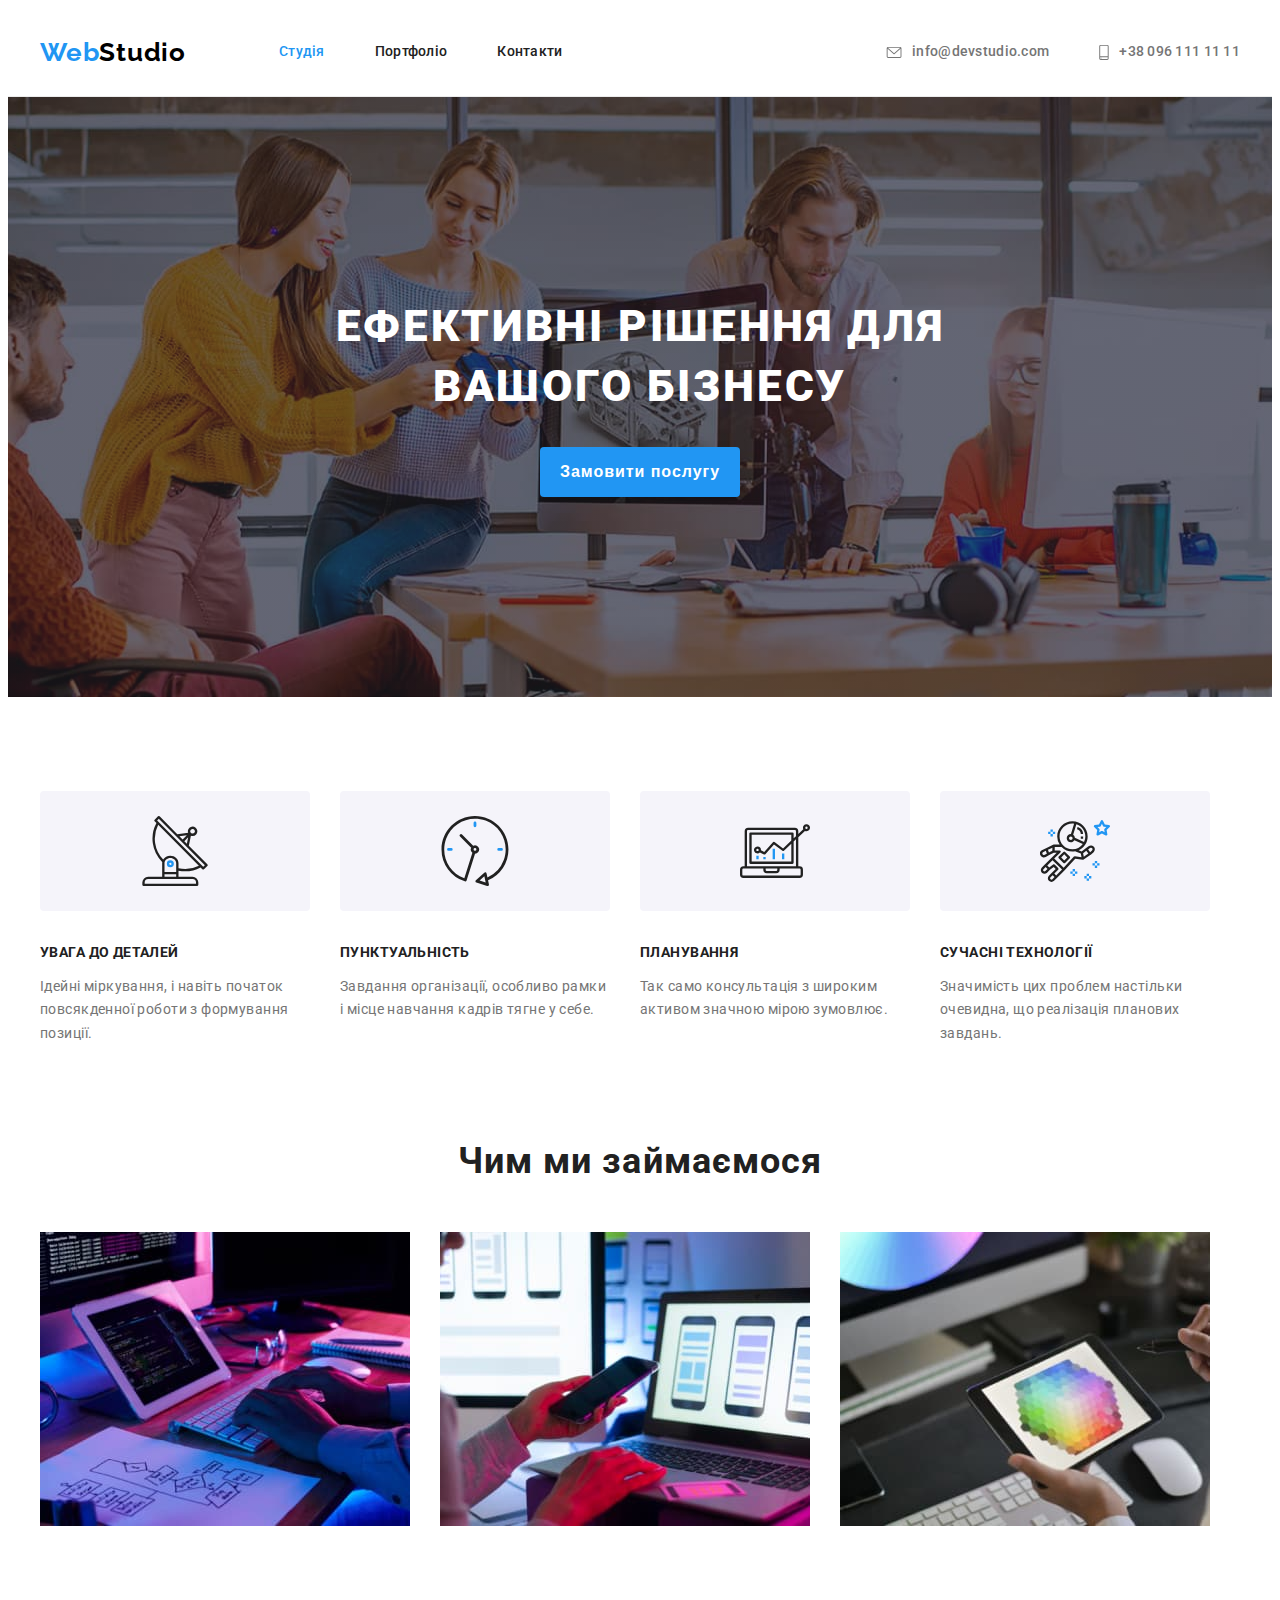
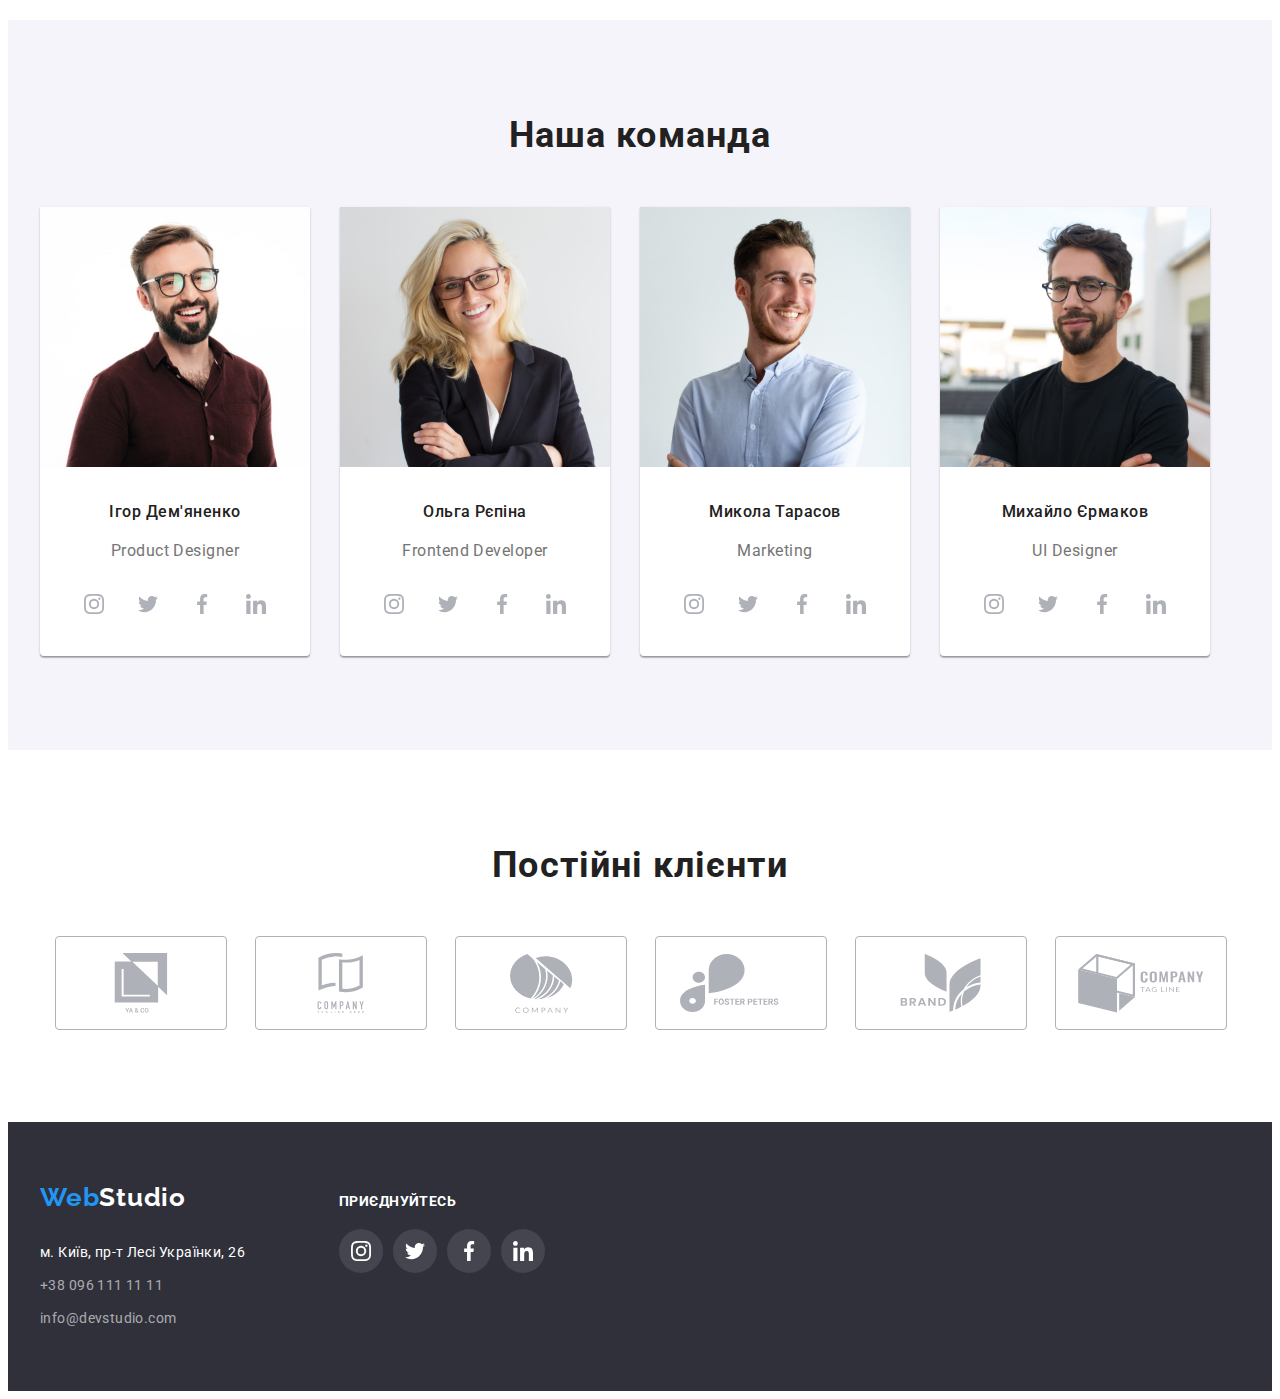
<file: index.html>
<!DOCTYPE html>
<html lang="uk">
  <head>
    <meta charset="UTF-8" />
    <meta name="viewport" content="width=device-width, initial-scale=1.0" />
    <title>Студія</title>
    <link rel="preconnect" href="https://fonts.googleapis.com" />
    <link rel="preconnect" href="https://fonts.gstatic.com" crossorigin />
    <link
      href="https://fonts.googleapis.com/css2?family=Raleway:wght@700&family=Roboto:wght@400;500;700;900&display=swap"
      rel="stylesheet"
    />
    <link
      rel="stylesheet"
      href="https://cdnjs.cloudflare.com/ajax/libs/modern-normalize/2.0.0/modern-normalize.min.css"
      integrity="sha512-4xo8blKMVCiXpTaLzQSLSw3KFOVPWhm/TRtuPVc4WG6kUgjH6J03IBuG7JZPkcWMxJ5huwaBpOpnwYElP/m6wg=="
      crossorigin="anonymous"
      referrerpolicy="no-referrer"
    />
    <link rel="stylesheet" href="./css/styles.css" />
  </head>
  <body>
    <!------------------------- HEADER --------------------->

    <header class="header">
      <div class="container header-container">
        <a class="logo header-logo link" href="index.html" lang="eu"
          >Web<span class="logo-color">Studio</span></a
        >
        <nav class="header-nav">
          <ul class="header-menu list">
            <li class="menu-item">
              <a class="menu-link current link" href="./index.html">Студія</a>
            </li>
            <li class="menu-item">
              <a class="menu-link link" href="./portfolio.html">Портфоліо</a>
            </li>
            <li class="menu-item">
              <a class="menu-link link" href="#address">Контакти</a>
            </li>
          </ul>
        </nav>
        <ul class="contacts list contacts-header">
          <li class="contacts-item">
            <a
              class="contacts-link link contacts-heder-icon"
              href="mailto:info@devstudio.com"
            >
              <svg width="16" height="12" class="heder-icon">
                <use href="./images/icons.svg#icon-envelope"></use>
              </svg>
              info@devstudio.com</a
            >
          </li>
          <li class="contacts-item">
            <a
              class="contacts-link link contacts-heder-icon"
              href="tel:+380961111111"
              ><svg width="10" height="16" class="heder-icon">
                <use href="./images/icons.svg#icon-smartphone"></use>
              </svg>
              +38 096 111 11 11</a
            >
          </li>
        </ul>
      </div>
    </header>
    <main class="main">
      <!-------------------- Hero ------------------>

      <section class="hero">
        <div class="container hero-container">
          <h1 class="hero-title">Ефективні рішення для вашого бізнесу</h1>
          <button type="button" class="hero-button">Замовити послугу</button>
        </div>
      </section>

      <!-------------------Наші переваги--------------->

      <section class="advantages section">
        <div class="container">
          <h2 class="hiden-title visually-hidden">Наші переваги</h2>
          <ul class="advantages-list list">
            <li class="advantages-item">
              <div class="advantages-img">
                <svg width="70" height="70">
                  <use href="./images/icons.svg#icon-antenna"></use>
                </svg>
              </div>
              <h3 class="advantages-list-title">УВАГА ДО ДЕТАЛЕЙ</h3>
              <p class="advantages-text">
                Ідейні міркування, і навіть початок повсякденної роботи з
                формування позиції.
              </p>
            </li>
            <li class="advantages-item">
              <div class="advantages-img">
                <svg width="70" height="70">
                  <use href="./images/icons.svg#icon-clock"></use>
                </svg>
              </div>
              <h3 class="advantages-list-title">ПУНКТУАЛЬНІСТЬ</h3>
              <p class="advantages-text">
                Завдання організації, особливо рамки і місце навчання кадрів
                тягне у себе.
              </p>
            </li>
            <li class="advantages-item">
              <div class="advantages-img">
                <svg width="70" height="70">
                  <use href="./images/icons.svg#icon-diagram"></use>
                </svg>
              </div>
              <h3 class="advantages-list-title">ПЛАНУВАННЯ</h3>
              <p class="advantages-text">
                Так само консультація з широким активом значною мірою зумовлює.
              </p>
            </li>
            <li class="advantages-item">
              <div class="advantages-img">
                <svg width="70" height="70">
                  <use href="./images/icons.svg#icon-astronaut"></use>
                </svg>
              </div>
              <h3 class="advantages-list-title">СУЧАСНІ ТЕХНОЛОГІЇ</h3>
              <p class="advantages-text">
                Значимість цих проблем настільки очевидна, що реалізація
                планових завдань.
              </p>
            </li>
          </ul>
        </div>
      </section>

      <!-------------Наші послуги------------->

      <section class="services section">
        <div class="container">
          <h2 class="services-title">Чим ми займаємося</h2>
          <ul class="services-list list">
            <li class="services-item">
              <img
                src="./images/box.jpg"
                alt="розробка сайтів"
                width="370"
                height="294"
              />
            </li>
            <li class="services-item">
              <img
                src="./images/box2.jpg"
                alt="розробка мобільних додатків"
                width="370"
                height="294"
              />
            </li>
            <li class="services-item">
              <img
                src="./images/box3.jpg"
                alt="веб дизайн"
                width="370"
                height="294"
              />
            </li>
          </ul>
        </div>
      </section>

      <!-----------------Наша команда---------------------------->

      <section class="team section">
        <div class="container">
          <h2 class="team-title">Наша команда</h2>
          <ul class="team-list list">
            <li class="team-item">
              <img
                src="./images/team/team1.jpg"
                alt="Фото"
                width="270"
                height="260"
              />
              <div class="team-card-container">
                <h3 class="team-list-title">Ігор Дем'яненко</h3>
                <p class="team-text">Product Designer</p>
                <ul class="team-soc-list list">
                  <li class="team-soc-item">
                    <a
                      href=""
                      class="team-soc-link link"
                      target="_blank"
                      rel="noopener"
                    >
                      <svg class="team-soc-icon">
                        <use href="./images/icons.svg#icon-instagram"></use>
                      </svg>
                    </a>
                  </li>
                  <li class="team-soc-item">
                    <a
                      href=""
                      class="team-soc-link link"
                      target="_blank"
                      rel="noopener"
                    >
                      <svg class="team-soc-icon">
                        <use href="./images/icons.svg#icon-twitter"></use>
                      </svg>
                    </a>
                  </li>
                  <li class="team-soc-item">
                    <a
                      href=""
                      class="team-soc-link link"
                      target="_blank"
                      rel="noopener"
                    >
                      <svg class="team-soc-icon">
                        <use href="./images/icons.svg#icon-facebook"></use>
                      </svg>
                    </a>
                  </li>
                  <li class="team-soc-item">
                    <a
                      href=""
                      class="team-soc-link link"
                      target="_blank"
                      rel="noopener"
                    >
                      <svg class="team-soc-icon">
                        <use href="./images/icons.svg#icon-linkedin"></use>
                      </svg>
                    </a>
                  </li>
                </ul>
              </div>
            </li>
            <li class="team-item">
              <img
                src="./images/team/team2.jpg"
                alt="Фото"
                width="270"
                height="260"
              />
              <div class="team-card-container">
                <h3 class="team-list-title">Ольга Рєпіна</h3>
                <p class="team-text">Frontend Developer</p>
                <ul class="team-soc-list list">
                  <li class="team-soc-item">
                    <a
                      href=""
                      class="team-soc-link link"
                      target="_blank"
                      rel="noopener"
                    >
                      <svg class="team-soc-icon">
                        <use href="./images/icons.svg#icon-instagram"></use>
                      </svg>
                    </a>
                  </li>
                  <li class="team-soc-item">
                    <a
                      href=""
                      class="team-soc-link link"
                      target="_blank"
                      rel="noopener"
                    >
                      <svg class="team-soc-icon">
                        <use href="./images/icons.svg#icon-twitter"></use>
                      </svg>
                    </a>
                  </li>
                  <li class="team-soc-item">
                    <a
                      href=""
                      class="team-soc-link link"
                      target="_blank"
                      rel="noopener"
                    >
                      <svg class="team-soc-icon">
                        <use href="./images/icons.svg#icon-facebook"></use>
                      </svg>
                    </a>
                  </li>
                  <li class="team-soc-item">
                    <a
                      href=""
                      class="team-soc-link link"
                      target="_blank"
                      rel="noopener"
                    >
                      <svg class="team-soc-icon">
                        <use href="./images/icons.svg#icon-linkedin"></use>
                      </svg>
                    </a>
                  </li>
                </ul>
              </div>
            </li>
            <li class="team-item">
              <img
                src="./images/team/team3.jpg"
                alt="Фото"
                width="270"
                height="260"
              />
              <div class="team-card-container">
                <h3 class="team-list-title">Микола Тарасов</h3>
                <p class="team-text">Marketing</p>
                <ul class="team-soc-list list">
                  <li class="team-soc-item">
                    <a
                      href=""
                      class="team-soc-link link"
                      target="_blank"
                      rel="noopener"
                      ><svg class="team-soc-icon">
                        <use href="./images/icons.svg#icon-instagram"></use>
                      </svg>
                    </a>
                  </li>
                  <li class="team-soc-item">
                    <a
                      href=""
                      class="team-soc-link link"
                      target="_blank"
                      rel="noopener"
                    >
                      <svg class="team-soc-icon">
                        <use href="./images/icons.svg#icon-twitter"></use>
                      </svg>
                    </a>
                  </li>
                  <li class="team-soc-item">
                    <a
                      href=""
                      class="team-soc-link link"
                      target="_blank"
                      rel="noopener"
                    >
                      <svg class="team-soc-icon">
                        <use href="./images/icons.svg#icon-facebook"></use>
                      </svg>
                    </a>
                  </li>
                  <li class="team-soc-item">
                    <a
                      href=""
                      class="team-soc-link link"
                      target="_blank"
                      rel="noopener"
                    >
                      <svg class="team-soc-icon">
                        <use href="./images/icons.svg#icon-linkedin"></use>
                      </svg>
                    </a>
                  </li>
                </ul>
              </div>
            </li>
            <li class="team-item">
              <img
                src="./images/team/team4.jpg"
                alt="Фото"
                width="270"
                height="260"
              />
              <div class="team-card-container">
                <h3 class="team-list-title">Михайло Єрмаков</h3>
                <p class="team-text">UI Designer</p>
                <ul class="team-soc-list list">
                  <li class="team-soc-item">
                    <a
                      href=""
                      class="team-soc-link link"
                      target="_blank"
                      rel="noopener"
                    >
                      <svg class="team-soc-icon">
                        <use href="./images/icons.svg#icon-instagram"></use>
                      </svg>
                    </a>
                  </li>
                  <li class="team-soc-item">
                    <a
                      href=""
                      class="team-soc-link link"
                      target="_blank"
                      rel="noopener"
                    >
                      <svg class="team-soc-icon">
                        <use href="./images/icons.svg#icon-twitter"></use>
                      </svg>
                    </a>
                  </li>
                  <li class="team-soc-item">
                    <a
                      href=""
                      class="team-soc-link link"
                      target="_blank"
                      rel="noopener"
                    >
                      <svg class="team-soc-icon">
                        <use href="./images/icons.svg#icon-facebook"></use>
                      </svg>
                    </a>
                  </li>
                  <li class="team-soc-item">
                    <a
                      href=""
                      class="team-soc-link link"
                      target="_blank"
                      rel="noopener"
                    >
                      <svg class="team-soc-icon">
                        <use href="./images/icons.svg#icon-linkedin"></use>
                      </svg>
                    </a>
                  </li>
                </ul>
              </div>
            </li>
          </ul>
        </div>
      </section>

      <!---------- постійні клієнти ----------->

      <section class="regular-customers">
        <div class="container">
          <h2 class="regular-customers-title">Постійні клієнти</h2>
          <ul class="regular-customers-list list">
            <li class="regular-customers-item">
              <a href="" class="regular-customers-link link">
                <svg class="regular-customer-icon" widht="106" height="60">
                  <use href="./images/icons.svg#icon-group"></use>
                </svg>
              </a>
            </li>
            <li class="regular-customers-item">
              <a href="" class="regular-customers-link link">
                <svg class="regular-customer-icon" widht="106" height="60">
                  <use href="./images/icons.svg#icon-group-1"></use>
                </svg>
              </a>
            </li>
            <li class="regular-customers-item">
              <a href="" class="regular-customers-link link">
                <svg class="regular-customer-icon" widht="106" height="60">
                  <use href="./images/icons.svg#icon-group-2"></use>
                </svg>
              </a>
            </li>
            <li class="regular-customers-item">
              <a href="" class="regular-customers-link link">
                <svg class="regular-customer-icon" widht="106" height="60">
                  <use href="./images/icons.svg#icon-group-3"></use>
                </svg>
              </a>
            </li>
            <li class="regular-customers-item">
              <a href="" class="regular-customers-link link">
                <svg class="regular-customer-icon" widht="106" height="60">
                  <use href="./images/icons.svg#icon-group-4"></use>
                </svg>
              </a>
            </li>
            <li class="regular-customers-item">
              <a href="" class="regular-customers-link link">
                <svg class="regular-customer-icon" widht="106" height="60">
                  <use href="./images/icons.svg#icon-group-5"></use>
                </svg>
              </a>
            </li>
          </ul>
        </div>
      </section>
    </main>
    <!---------------- FOOTER ------------------>

    <footer class="footer">
      <div class="container footer-wrap">
        <div class="footer-nav-wrap">
          <a class="logo logo-footer link" href="index.html" lang="eu"
            >Web<span class="logo-color-footer">Studio</span></a
          >
          <address class="address-footer" id="address">
            <p class="address-text">м. Київ, пр-т Лесі Українки, 26</p>
            <ul class="contacts list contacts-footer">
              <li class="contacts-item contacts-item-footer">
                <a
                  class="contacts-link link contacst-footer"
                  href="tel:+380961111111"
                  >+38 096 111 11 11</a
                >
              </li>
              <li class="contacts-item">
                <a
                  class="contacts-link link contacst-footer"
                  href="mailto:info@devstudio.com"
                  >info@devstudio.com</a
                >
              </li>
            </ul>
          </address>
        </div>
        <div class="footer-soc">
          <p class="footer-soc-text">приєднуйтесь</p>
          <ul class="footer-soc-list list">
            <li class="footer-soc-item">
              <a href="" class="footer-soc-link link">
                <svg class="footer-soc-icon">
                  <use href="./images/icons.svg#icon-instagram"></use>
                </svg>
              </a>
            </li>
            <li class="footer-soc-item">
              <a href="" class="footer-soc-link link">
                <svg class="footer-soc-icon">
                  <use href="./images/icons.svg#icon-twitter"></use>
                </svg>
              </a>
            </li>
            <li class="footer-soc-item">
              <a href="" class="footer-soc-link link">
                <svg class="footer-soc-icon">
                  <use href="./images/icons.svg#icon-facebook"></use>
                </svg>
              </a>
            </li>
            <li class="footer-soc-item">
              <a href="" class="footer-soc-link link">
                <svg class="footer-soc-icon">
                  <use href="./images/icons.svg#icon-linkedin"></use>
                </svg>
              </a>
            </li>
          </ul>
        </div>
      </div>
    </footer>
  </body>
</html>
</file>
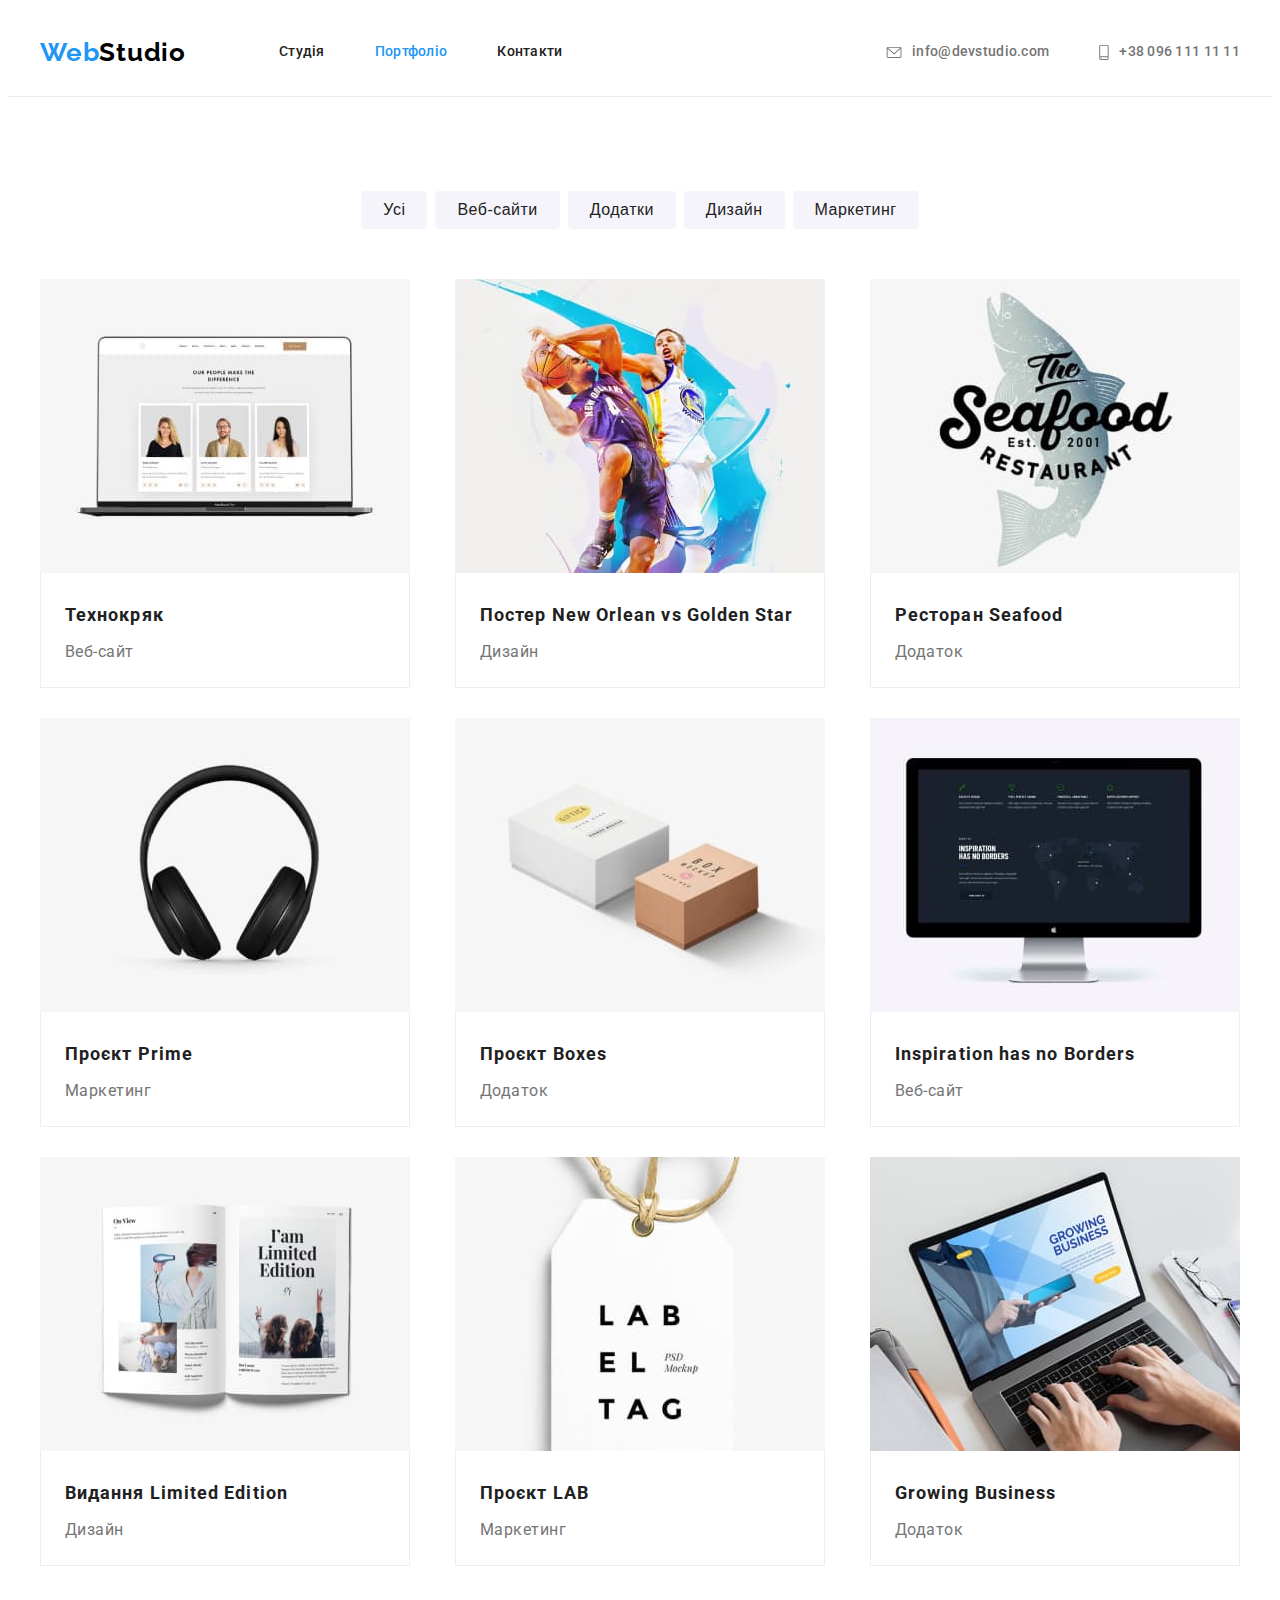
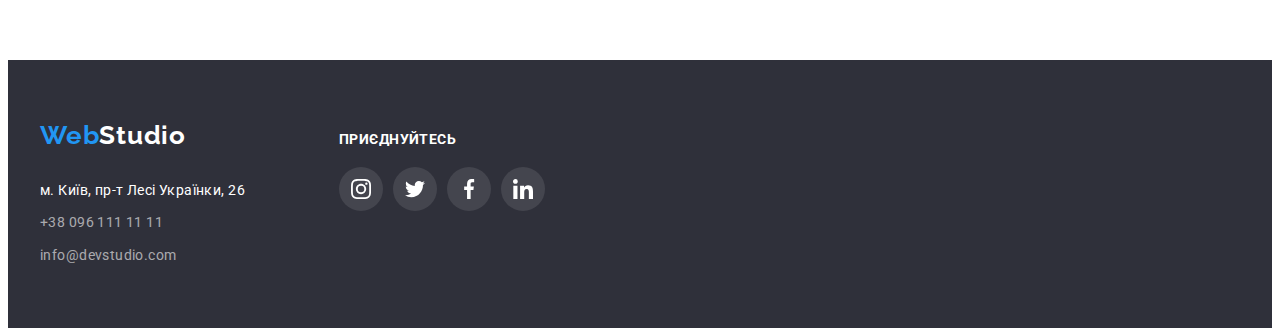
<file: portfolio.html>
<!DOCTYPE html>
<html lang="uk">
  <head>
    <meta charset="UTF-8" />
    <meta name="viewport" content="width=device-width, initial-scale=1.0" />
    <title>Студія</title>
    <link rel="preconnect" href="https://fonts.googleapis.com" />
    <link rel="preconnect" href="https://fonts.gstatic.com" crossorigin />
    <link
      href="https://fonts.googleapis.com/css2?family=Raleway:wght@700&family=Roboto:wght@400;500;700;900&display=swap"
      rel="stylesheet"
    />
    <link
      rel="stylesheet"
      href="https://cdnjs.cloudflare.com/ajax/libs/modern-normalize/2.0.0/modern-normalize.min.css"
      integrity="sha512-4xo8blKMVCiXpTaLzQSLSw3KFOVPWhm/TRtuPVc4WG6kUgjH6J03IBuG7JZPkcWMxJ5huwaBpOpnwYElP/m6wg=="
      crossorigin="anonymous"
      referrerpolicy="no-referrer"
    />
    <link rel="stylesheet" href="./css/styles.css" />
  </head>
  <body>
    <header class="header">
      <div class="container header-container">
        <a class="logo header-logo link" href="index.html" lang="eu"
          >Web<span class="logo-color">Studio</span></a
        >
        <nav class="header-nav">
          <ul class="header-menu list">
            <li class="menu-item">
              <a class="menu-link link" href="index.html">Студія</a>
            </li>
            <li class="menu-item">
              <a class="menu-link current link" href="portfolio.html"
                >Портфоліо</a
              >
            </li>
            <li class="menu-item">
              <a class="menu-link link" href="#address">Контакти</a>
            </li>
          </ul>
        </nav>
        <ul class="contacts list contacts-header">
          <li class="contacts-item">
            <a
              class="contacts-link link contacts-heder-icon"
              href="mailto:info@devstudio.com"
            >
              <svg width="16" height="12" class="heder-icon">
                <use href="./images/icons.svg#icon-envelope"></use>
              </svg>
              info@devstudio.com</a
            >
          </li>
          <li class="contacts-item">
            <a
              class="contacts-link link contacts-heder-icon"
              href="tel:+380961111111"
              ><svg width="10" height="16" class="heder-icon">
                <use href="./images/icons.svg#icon-smartphone"></use>
              </svg>
              +38 096 111 11 11</a
            >
          </li>
        </ul>
      </div>
    </header>
    <main class="main">
      <section class="portfolio">
        <div class="container">
          <h2 class="hiden-title visually-hidden">Портфоліо</h2>
          <ul class="portfolio-filtr list">
            <li><button type="button" class="filtr-button">Усі</button></li>
            <li>
              <button type="button" class="filtr-button">Веб-сайти</button>
            </li>
            <li><button type="button" class="filtr-button">Додатки</button></li>
            <li><button type="button" class="filtr-button">Дизайн</button></li>
            <li>
              <button type="button" class="filtr-button">Маркетинг</button>
            </li>
          </ul>
          <ul class="portfolio-list list">
            <li class="portfolio-item">
              <a class="portfolio-link link" href="">
                <img
                  src="./images/portfolio/img-portfolio1.jpg"
                  alt=""
                  width="370"
                  height="294"
                />
                <div class="portfolio-card-container">
                  <h3 class="portfolio-item-title">Технокряк</h3>
                  <p class="portfolio-text">Веб-сайт</p>
                </div>
              </a>
            </li>
            <li class="portfolio-item">
              <a class="portfolio-link link" href="">
                <img
                  src="./images/portfolio/img-portfolio2.jpg"
                  alt=""
                  width="370"
                  height="294"
                />
                <div class="portfolio-card-container">
                  <h3 class="portfolio-item-title">
                    Постер <span lang="eu">New Orlean vs Golden Star</span>
                  </h3>
                  <p class="portfolio-text">Дизайн</p>
                </div>
              </a>
            </li>
            <li class="portfolio-item">
              <a class="portfolio-link link" href="">
                <img
                  src="./images/portfolio/img-portfolio3.jpg"
                  alt=""
                  width="370"
                  height="294"
                />
                <div class="portfolio-card-container">
                  <h3 class="portfolio-item-title">
                    Ресторан <span lang="eu">Seafood</span>
                  </h3>
                  <p class="portfolio-text">Додаток</p>
                </div>
              </a>
            </li>
            <li class="portfolio-item">
              <a class="portfolio-link link" href="">
                <img
                  src="./images/portfolio/img-portfolio4.jpg"
                  alt=""
                  width="370"
                  height="294"
                />
                <div class="portfolio-card-container">
                  <h3 class="portfolio-item-title">
                    Проєкт <span lang="eu">Prime</span>
                  </h3>
                  <p class="portfolio-text">Маркетинг</p>
                </div>
              </a>
            </li>
            <li class="portfolio-item">
              <a class="portfolio-link link" href="">
                <img
                  src="./images/portfolio/img-portfolio5.jpg"
                  alt=""
                  width="370"
                  height="294"
                />
                <div class="portfolio-card-container">
                  <h3 class="portfolio-item-title">
                    Проєкт <span lang="eu">Boxes</span>
                  </h3>
                  <p class="portfolio-text">Додаток</p>
                </div>
              </a>
            </li>
            <li class="portfolio-item">
              <a class="portfolio-link link" href="">
                <img
                  src="./images/portfolio/img-portfolio6.jpg"
                  alt=""
                  width="370"
                  height="294"
                />
                <div class="portfolio-card-container">
                  <h3 class="portfolio-item-title" lang="eu">
                    Inspiration has no Borders
                  </h3>
                  <p class="portfolio-text">Веб-сайт</p>
                </div>
              </a>
            </li>
            <li class="portfolio-item">
              <a class="portfolio-link link" href="">
                <img
                  src="./images/portfolio/img-portfolio7.jpg"
                  alt=""
                  width="370"
                  height="294"
                />
                <div class="portfolio-card-container">
                  <h3 class="portfolio-item-title">
                    Видання <span lang="eu">Limited Edition</span>
                  </h3>
                  <p class="portfolio-text">Дизайн</p>
                </div>
              </a>
            </li>
            <li class="portfolio-item">
              <a class="portfolio-link link" href="">
                <img
                  src="./images/portfolio/img-portfolio8.jpg"
                  alt=""
                  width="370"
                  height="294"
                />
                <div class="portfolio-card-container">
                  <h3 class="portfolio-item-title">
                    Проєкт <span lang="eu">LAB</span>
                  </h3>
                  <p class="portfolio-text">Маркетинг</p>
                </div>
              </a>
            </li>
            <li class="portfolio-item">
              <a class="portfolio-link link" href="">
                <img
                  src="./images/portfolio/img-portfolio9.jpg"
                  alt=""
                  width="370"
                  height="294"
                />
                <div class="portfolio-card-container">
                  <h3 class="portfolio-item-title" lang="eu">
                    Growing Business
                  </h3>
                  <p class="portfolio-text">Додаток</p>
                </div>
              </a>
            </li>
          </ul>
        </div>
      </section>
    </main>
    <!------------FOOTER------------->
    <footer class="footer">
      <div class="container footer-wrap">
        <div class="footer-nav-wrap">
          <a class="logo logo-footer link" href="index.html" lang="eu"
            >Web<span class="logo-color-footer">Studio</span></a
          >
          <address class="address-footer" id="address">
            <p class="address-text">м. Київ, пр-т Лесі Українки, 26</p>
            <ul class="contacts list contacts-footer">
              <li class="contacts-item contacts-item-footer">
                <a
                  class="contacts-link link contacst-footer"
                  href="tel:+380961111111"
                  >+38 096 111 11 11</a
                >
              </li>
              <li class="contacts-item">
                <a
                  class="contacts-link link contacst-footer"
                  href="mailto:info@devstudio.com"
                  >info@devstudio.com</a
                >
              </li>
            </ul>
          </address>
        </div>
        <div class="footer-soc">
          <p class="footer-soc-text">приєднуйтесь</p>
          <ul class="footer-soc-list list">
            <li class="footer-soc-item">
              <a href="" class="footer-soc-link link">
                <svg class="footer-soc-icon">
                  <use href="./images/icons.svg#icon-instagram"></use>
                </svg>
              </a>
            </li>
            <li class="footer-soc-item">
              <a href="" class="footer-soc-link link">
                <svg class="footer-soc-icon">
                  <use href="./images/icons.svg#icon-twitter"></use>
                </svg>
              </a>
            </li>
            <li class="footer-soc-item">
              <a href="" class="footer-soc-link link">
                <svg class="footer-soc-icon">
                  <use href="./images/icons.svg#icon-facebook"></use>
                </svg>
              </a>
            </li>
            <li class="footer-soc-item">
              <a href="" class="footer-soc-link link">
                <svg class="footer-soc-icon">
                  <use href="./images/icons.svg#icon-linkedin"></use>
                </svg>
              </a>
            </li>
          </ul>
        </div>
      </div>
    </footer>
  </body>
</html>
</file>
<file: css/styles.css>
:root {
    --main-color: #fff;
    --first-color: #2F303A;
    --second-color: #F5F4FA;
    --first-text-color: #212121;
    --second-text-color: #757575;
    --hover-color: #2196F3;
    --button-first-color: #2196F3;
    --button-second-color: #F5F4FA;
    --icon-color: #AFB1B8;
    --first-lh: 1.71;
    --second-lh: 1.87;
}

p, h1, h2, h3, h4, h5, h6 {
    margin: 0 auto;
}

ul, ol {
    margin: 0;
    padding: 0;
}

img {
    display: block;
}

.container {
    width: 1200px;
    padding-left: 15px;
    padding-right: 15px;
    margin: 0 auto;
}

body {
    font-family: "Roboto", sans-serif;
    font-style: normal;
    background-color: var(--main-color);
    color: var(--first-text-color);
}


.logo {
    font-family: "Raleway", sans-serif;
    font-size: 26px;
    font-weight: 700;
    line-height: 1.19;
    letter-spacing: 0.78px;
    color: var(--hover-color);
}

.logo-color {
    color: #000;
}

.logo-color-footer {
    color: var(--main-color);
}

.list {
    list-style: none;
}


.link {
    text-decoration: none;
    
}

.hiden-title, .services-title, .team-title, .regular-customers-title {
    text-align: center;
    font-size: 36px;
    line-height: 1.17;
    letter-spacing: 1.08px;
}

.visually-hidden {
    position: absolute;
    width: 1px;
    height: 1px;
    margin: -1px;
    border: 0;
    padding: 0;

    white-space: nowrap;
    clip-path: inset(100%);
    clip: rect(0 0 0 0);
    overflow: hidden;
}



/*--------------------------------------- header -----------------------------------------------------*/ 

.header {
    border-bottom: 1px solid #ECECEC;
}

.menu-link {
    color: var(--first-text-color);
    font-size: 14px;
    font-weight: 500;
    line-height: var(--first-lh);
    letter-spacing: 0.28px;
}

 .menu-link:hover, .menu-link:focus {
    color: var(--hover-color);
 }

.contacts-link {
    color: var(--second-text-color);
    font-size: 14px;
    font-weight: 500;
    line-height: var(--first-lh);
    letter-spacing: 0.28px;
    display: flex;
    align-items: center;
}

.heder-icon {
    margin-right: 10px;
    fill: currentColor;
}

 .contacts-link:hover, .contacts-link:focus {
    color: var(--hover-color);
 }

 .contacts-link:hover .heder-icon,
 .contacts-link:focus .heder-icon {
     color: var(--hover-color);
     fill: var(--hover-color);
 }

 .header-menu .menu-item .menu-link.current {
    color: var(--hover-color);
 }

 .header-container {
    display: flex;
    align-items: center;
 }

 .header-menu {
    display: flex;
    align-items: center;
    gap: 50px;
 }

 .contacts-header {
     display: flex;
     align-items: center;
     margin-left: auto;
     gap: 50px;
 }

 .header-logo {
    margin-right: 93px;
 }

 .menu-item .menu-link {
        display: block;
        padding-top: 32px;
        padding-bottom: 32px;
 }
 

/*--------------------------------------- hero -----------------------------------------------------*/

 .hero {
    background-color: var(--first-color);
    padding-top: 200px;
    padding-bottom: 200px;
    text-align: center;
    background-image: linear-gradient(rgba(47, 48, 58, 0.4), rgba(47, 48, 58, 0.4)), url(../images/hero-bg.jpg);
    background-repeat: no-repeat;
    background-position: center;
    background-size: cover;
    max-width: 1600px;
    margin: 0 auto;
 }

 .hero-title {
    color: var(--main-color); 
    text-align: center;
    font-size: 44px;
    font-weight: 900;
    line-height: 1.36;
    letter-spacing: 2.64px;
    text-transform: uppercase;
    margin-bottom: 30px;
    max-width: 696px;
 }

 .hero-button {
    border-radius: 4px;
    background-color: var(--button-first-color);
    color: var(--main-color);
    text-align: center;
    font-size: 16px;
    font-weight: 700;
    line-height: var(--second-lh);
    letter-spacing: 0.96px;
    border-radius: 4px;
    border: 0px;
    box-shadow: 0 4px 4px 0 rgba(0, 0, 0, 0.15);
    cursor: pointer;
    min-width: 200px;
    min-height: 50px;
 }

 .hero-button:hover, .hero-button:focus {
    background-color: #188CE8;
    color: var(--main-color);
    min-width: 216px;
 }



 /*--------------------------------------- advantages -----------------------------------------------------*/

 .advantages {
    padding-top: 94px;
    padding-bottom: 94px;
 }

.advantages-list-title {
    font-size: 14px;
    font-weight: 700;
    line-height: var(--first-lh);
    letter-spacing: 0.42px;
    text-transform: uppercase;
    margin-bottom: 10px;
}

.advantages-text {
    color: var(--second-text-color);
    font-size: 14px;
    line-height: var(--first-lh);
    letter-spacing: 0.42px;
}

.advantages-list {
    display: flex;
    gap: 30px;
}

.advantages-item {
    max-width: 270px;
}

.advantages-img {
    border-radius: 4px;
    width: 270px;
    height: 120px;
    background-color: var(--second-color);
    margin-bottom: 30px;
    display: flex;
    align-items: center;
    justify-content: center;
}
/*--------------------------------------- service -----------------------------------------------------*/

.services {
    padding-bottom: 94px;
}

.services-title {
    margin-bottom: 50px;
}

.services-list {
    display: flex;
    gap: 30px;
}

 /*--------------------------------------- team -----------------------------------------------------*/

.team {
    background-color: var(--second-color);
    padding-top: 94px;
    padding-bottom: 94px;
}

.team-title {
    margin-bottom: 50px;
}

.team-list-title {
    text-align: center;
    font-size: 16px;
    font-weight: 500;
    line-height: var(--second-lh);
    letter-spacing: 0.48px;
    margin-bottom: 10px;
}

.team-text {
    color: var(--second-text-color);
    text-align: center;
    font-size: 16px;
    line-height: var(--second-lh);
    letter-spacing: 0.48px;
}

.team-item {
    border-radius: 0px 0px 4px 4px;
    background-color: var(--main-color);
    box-shadow: 0 2px 1px 0 rgba(0, 0, 0, 0.2), 0 1px 1px 0 rgba(0, 0, 0, 0.14), 0 1px 3px 0 rgba(0, 0, 0, 0.12);
    width: 270px;
}

.team-list {
    display: flex;
    gap: 30px;
}

.team-card-container {
    padding-top: 30px;
    padding-bottom: 30px;
}

.team-soc-list {
    display: flex;
    justify-content: center;
    gap: 10px;
    margin-top: 16px;
}

.team-soc-item {
    width: 44px;
    height: 44px;
}

.team-soc-link {
    width: 100%;
    height: 100%;
    border-radius: 50%;
    display: flex;
    align-items: center;
    justify-content: center;
    fill: var(--icon-color);
}

.team-soc-icon {
    width: 20px;
    height: 20px;
}

.team-soc-link:hover, .team-soc-link:focus {
  background-color: var(--hover-color);
}

.team-soc-link:hover .team-soc-icon, .team-soc-link:focus .team-soc-icon {
    fill: var(--main-color);
}

/*--------------------------------------- regular-customers -----------------------------------------------------*/

.regular-customers {
    padding-top: 94px;
    padding-bottom: 94px;
}

.regular-customers-list {
    margin-top: 50px;
    display: flex;
    align-items: center;
    justify-content: center;
    gap: 30px;
}

.regular-customers-item {
    width: 170px;
    height: 92px;
}

.regular-customers-link {
    width: 100%;
    height: 100%;
    border: 1px solid #afb1b8;
    border-radius: 4px;
    display: flex;
    align-items: center;
    justify-content: center;
    fill: var(--icon-color);
    outline: none;
}


.regular-customers-link:hover, .regular-customers-link:focus {
    border-color: var(--hover-color);
}

.regular-customers-link:hover .regular-customer-icon,
.regular-customers-link:focus .regular-customer-icon {
    fill: var(--hover-color);
    border-color: var(--hover-color);
}

/*--------------------------------------- footer -----------------------------------------------------*/
.footer {
    background-color: var(--first-color);
    padding-top: 60px;
    padding-bottom: 60px;
}

.address-text {
    color: var(--main-color);
    font-size: 14px;
    line-height: var(--first-lh);
    letter-spacing: 0.42px;
    font-style: normal;
}

.contacst-footer {
    color: rgba(255, 255, 255, 0.60);
    font-size: 14px;
    font-style: normal;
    font-weight: 400;
    line-height: var(--first-lh);
    letter-spacing: 0.42px;
}

.address-footer {
    margin-top: 28px;
}

.contacts-footer {
    margin-top: 9px;
}

.contacts-item-footer:first-child {
    margin-bottom: 9px;
}



.footer-soc-text {
    font-family: var(--font-family);
    font-weight: 700;
    font-size: 14px;
    letter-spacing: 0.42px;
    text-transform: uppercase;
    color: var(--main-color);
    margin-bottom: 20px;
}

.footer-soc-list {
    display: flex;
    align-items: center;
    justify-content: center;
    gap: 10px;
}

.footer-soc-item {
    width: 44px;
    height: 44px;
}

.footer-soc-link {
    width: 100%;
    height: 100%;
    border-radius: 50%;
    display: flex;
    align-items: center;
    justify-content: center;
    fill: var(--main-color);
    background-color: rgba(255, 255, 255, 0.1);
}

.footer-soc-icon {
    width: 20px;
    height: 20px;
}

.footer-soc-link:hover, .footer-soc-link:focus {
    background-color: var(--hover-color);
}

.footer-wrap {
    display: flex;
    align-items: baseline;
}

.footer-soc {
    margin-left: 94px;
}
/* ********************************************** PORTFOLIO ****************************************************** */

.portfolio {
    padding-top: 94px;
    padding-bottom: 94px;
}

.portfolio-filtr {
    margin-bottom: 50px;
    display: flex;
    justify-content: center;
    gap: 8px;
}



.filtr-button {
    color: var(--first-text-color);
    text-align: center;
    font-size: 16px;
    font-weight: 500;
    line-height: 1.62;
    letter-spacing: 0.48px;
    border-radius: 4px;
    background-color: var(--button-second-color);
    cursor: pointer;
    padding: 6px 22px 6px 22px;
    border: 0px;

}

.filtr-button:hover, .filtr-button:focus {
    background-color: var(--hover-color);
    color: var(--main-color);
    box-shadow: 0 2px 2px 0 rgba(0, 0, 0, 0.12), 0 1px 2px 0 rgba(0, 0, 0, 0.08), 0 3px 1px 0 rgba(0, 0, 0, 0.1);
}

.portfolio-item-title {
    color: var(--first-text-color);
    font-size: 18px;
    font-weight: 700;
    line-height: 2;
    letter-spacing: 1.08px;
    margin-bottom: 4px;
}

.portfolio-text {
    color: var(--second-text-color);
    font-size: 16px;
    line-height: var(--second-lh);
    letter-spacing: 0.48px;
}

.portfolio-list {
    display: flex;
    flex-wrap: wrap;
    justify-content: space-between;
    gap: 30px;

}

.portfolio-item {
    width: 370px;
}

.portfolio-link {
    display: block;
}

.portfolio-link:hover, .portfolio-link:focus {
    box-shadow: 1px 4px 6px 0 rgba(0, 0, 0, 0.16), 0 4px 4px 0 rgba(0, 0, 0, 0.06), 0 1px 1px 0 rgba(0, 0, 0, 0.12);
}

.portfolio-card-container {
    padding: 24px 24px 20px 24px;
    border-right: 1px solid #eee;
    border-bottom: 1px solid #eee;
    border-left: 1px solid #eee;
}

/*  */

/*  */
</file>
